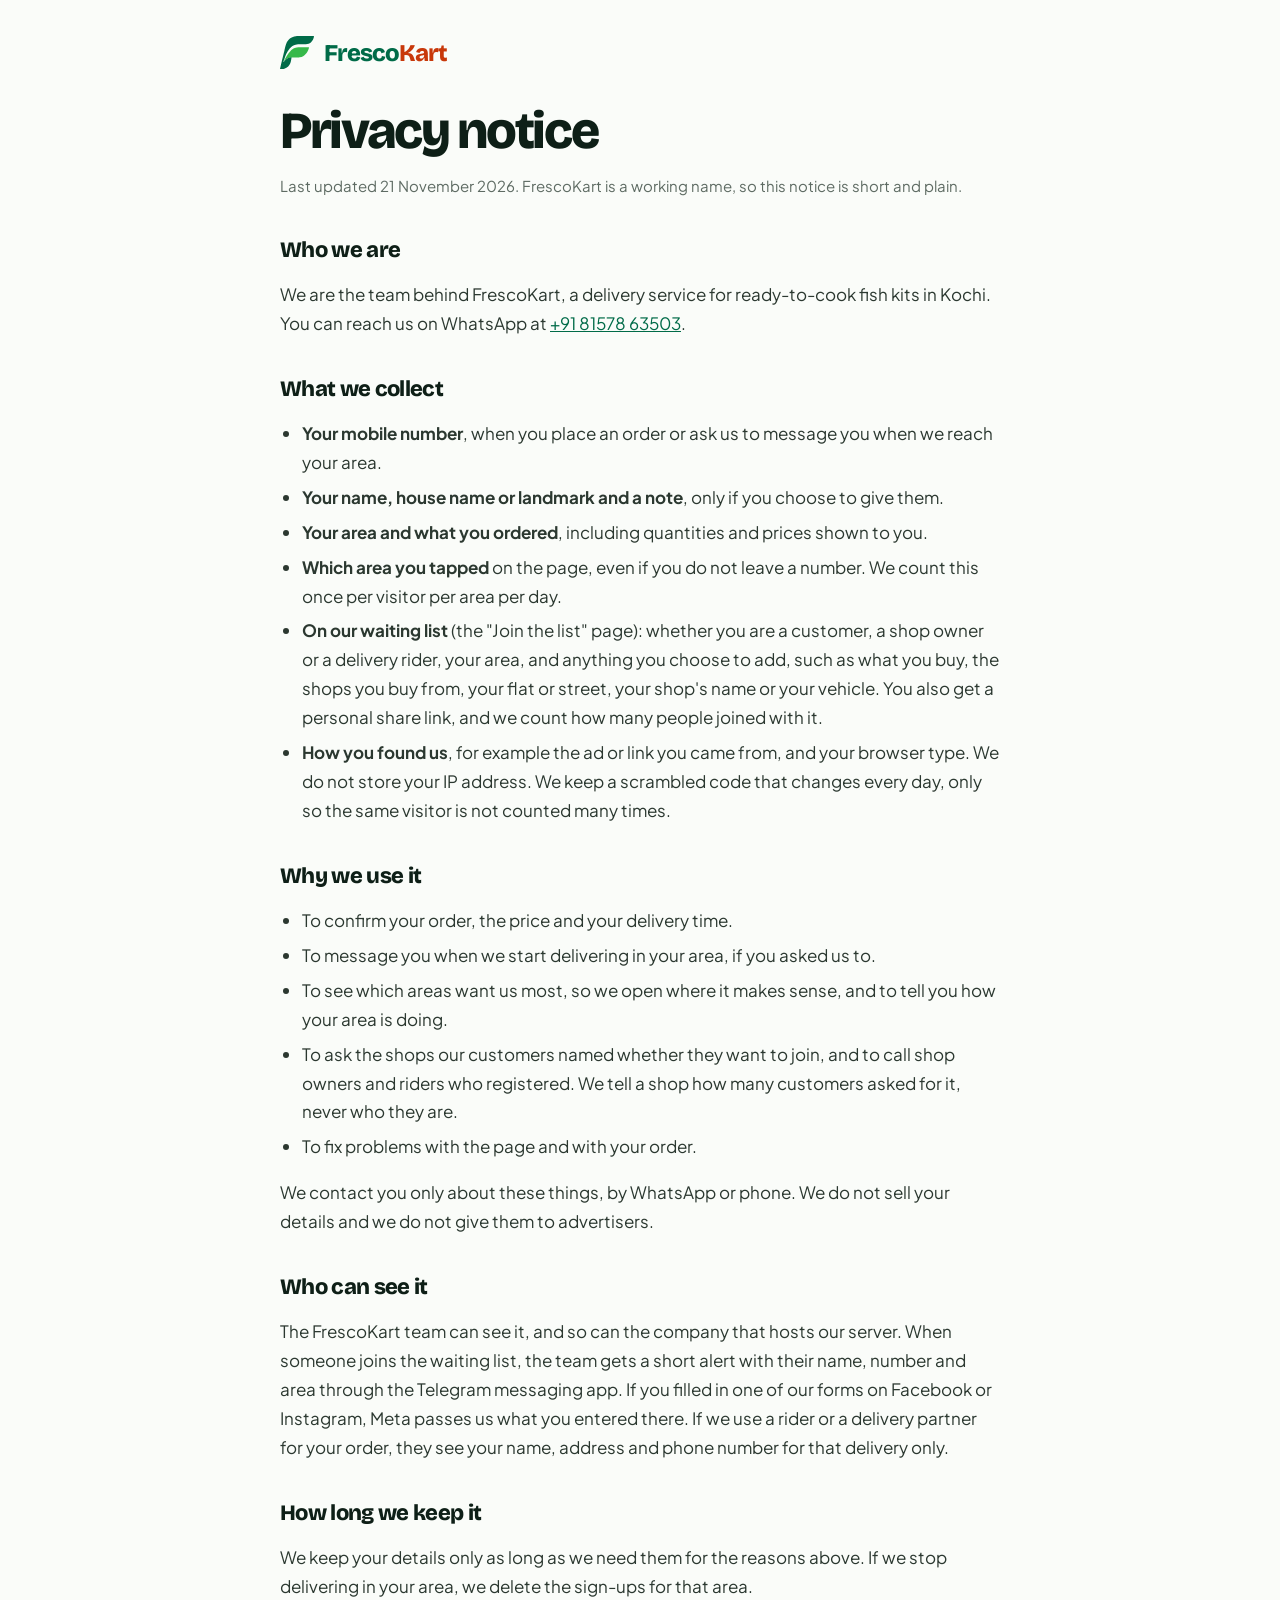
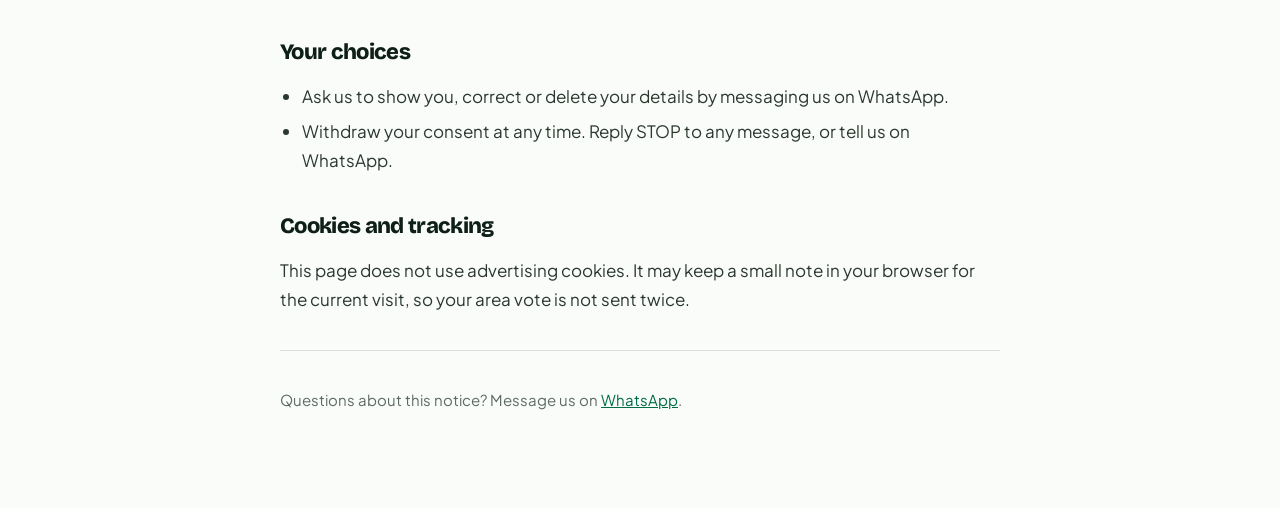
<file: web/privacy.html>
<!doctype html>
<html lang="en">
<!-- Plain-language template for the first launch. Have a lawyer check it before you run ads. If you add ad tracking
     (Meta Pixel, Google Ads tag, analytics), update the "Cookies and tracking" section. -->
<meta charset="utf-8">
<meta name="viewport" content="width=device-width,initial-scale=1">
<meta name="robots" content="noindex">
<title>Privacy notice | FrescoKart</title>
<link rel="icon" href="img/symbol-colour.svg" type="image/svg+xml">
<link rel="stylesheet" href="https://fonts.googleapis.com/css2?family=Bricolage+Grotesque:wght@700;800&family=Plus+Jakarta+Sans:wght@400;500;600;700&display=swap">
<style>
:root{--ink:#0E1F17;--muted:#5E6B63;--green:#006B48;--line:rgba(14,31,23,.12);--bg:#FAFCF9;color-scheme:light}
*{box-sizing:border-box}
body{margin:0;background:var(--bg);color:var(--ink);font:17px/1.7 "Plus Jakarta Sans",system-ui,-apple-system,"Segoe UI",Roboto,sans-serif;padding:0 20px}
main{max-width:720px;margin:0 auto;padding:36px 0 80px}
.brand{display:flex;align-items:center;gap:10px;font:800 24px/1 "Bricolage Grotesque",system-ui,sans-serif;letter-spacing:-.04em;color:var(--green);text-decoration:none}
.brand img{width:34px;height:33px;display:block}.brand .k{color:#C8380A}
h1{font:800 clamp(34px,6vw,52px)/1.02 "Bricolage Grotesque",system-ui,sans-serif;letter-spacing:-.045em;margin:36px 0 8px}
h2{font:800 22px/1.2 "Bricolage Grotesque",system-ui,sans-serif;letter-spacing:-.03em;margin:38px 0 8px}
p,li{color:#2B3830}
ul{padding-left:22px}li{margin:6px 0}
.muted{color:var(--muted);font-size:15px}
a{color:var(--green)}
hr{border:0;border-top:1px solid var(--line);margin:36px 0}
</style>
<main>
  <a class="brand" href="./"><img src="img/symbol-colour.svg" alt=""><span>Fresco<span class="k">Kart</span></span></a>
  <h1>Privacy notice</h1>
  <p class="muted">Last updated 21 November 2026. FrescoKart is a working name, so this notice is short and plain.</p>

  <h2>Who we are</h2>
  <p>We are the team behind FrescoKart, a delivery service for ready-to-cook fish kits in Kochi. You can reach us on WhatsApp at <a href="https://wa.me/918157863503">+91 81578 63503</a>.</p>

  <h2>What we collect</h2>
  <ul>
    <li><b>Your mobile number</b>, when you place an order or ask us to message you when we reach your area.</li>
    <li><b>Your name, house name or landmark and a note</b>, only if you choose to give them.</li>
    <li><b>Your area and what you ordered</b>, including quantities and prices shown to you.</li>
    <li><b>Which area you tapped</b> on the page, even if you do not leave a number. We count this once per visitor per area per day.</li>
    <li><b>On our waiting list</b> (the "Join the list" page): whether you are a customer, a shop owner or a delivery rider, your area, and anything you choose to add, such as what you buy, the shops you buy from, your flat or street, your shop's name or your vehicle. You also get a personal share link, and we count how many people joined with it.</li>
    <li><b>How you found us</b>, for example the ad or link you came from, and your browser type. We do not store your IP address. We keep a scrambled code that changes every day, only so the same visitor is not counted many times.</li>
  </ul>

  <h2>Why we use it</h2>
  <ul>
    <li>To confirm your order, the price and your delivery time.</li>
    <li>To message you when we start delivering in your area, if you asked us to.</li>
    <li>To see which areas want us most, so we open where it makes sense, and to tell you how your area is doing.</li>
    <li>To ask the shops our customers named whether they want to join, and to call shop owners and riders who registered. We tell a shop how many customers asked for it, never who they are.</li>
    <li>To fix problems with the page and with your order.</li>
  </ul>
  <p>We contact you only about these things, by WhatsApp or phone. We do not sell your details and we do not give them to advertisers.</p>

  <h2>Who can see it</h2>
  <p>The FrescoKart team can see it, and so can the company that hosts our server. When someone joins the waiting list, the team gets a short alert with their name, number and area through the Telegram messaging app. If you filled in one of our forms on Facebook or Instagram, Meta passes us what you entered there. If we use a rider or a delivery partner for your order, they see your name, address and phone number for that delivery only.</p>

  <h2>How long we keep it</h2>
  <p>We keep your details only as long as we need them for the reasons above. If we stop delivering in your area, we delete the sign-ups for that area.</p>

  <h2>Your choices</h2>
  <ul>
    <li>Ask us to show you, correct or delete your details by messaging us on WhatsApp.</li>
    <li>Withdraw your consent at any time. Reply STOP to any message, or tell us on WhatsApp.</li>
  </ul>

  <h2>Cookies and tracking</h2>
  <p>This page does not use advertising cookies. It may keep a small note in your browser for the current visit, so your area vote is not sent twice.</p>

  <hr>
  <p class="muted">Questions about this notice? Message us on <a href="https://wa.me/918157863503">WhatsApp</a>.</p>
</main>
</html>
</file>
